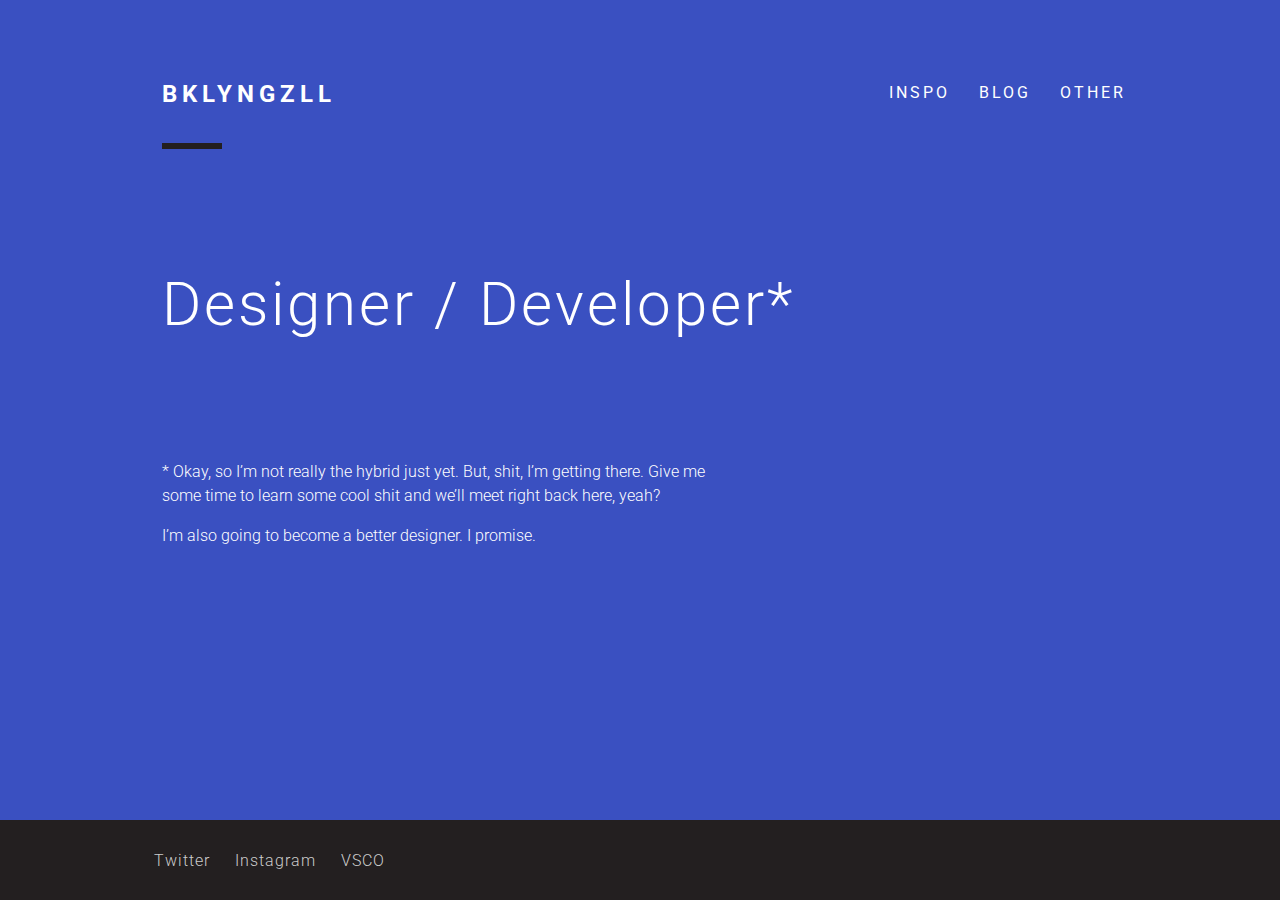
<file: dev/index.html>
<!DOCTYPE html>
<html>
	<head>
		<link rel="Stylesheet" type="text/css" href="css/styles.css">

		<div class="header">
			<h1>BKLYNGZLL</h1>
			<nav>
				<ul class="nav">
					<li>INSPO</li>
					<li>BLOG</li>
					<li>OTHER</li>
				</ul>
			</nav>
		</div>	
		<hr>
 	</head>

	<body>
		<div class="maincontent">
			<h2>Designer / Developer*</h2>

			<div class="description">
				<p>* Okay, so I&rsquo;m not really the hybrid just yet. But, shit, I&rsquo;m getting there. Give me some time to learn some cool shit and we&rsquo;ll meet right back here, yeah?</p>

				<p>I&rsquo;m also going to become a better designer. I promise.</p>
			</div>
		</div>

		<div class="footer">
			<div class="footerlinks">
				<p class="sociallinks">Twitter</p>
				<p class="sociallinks">Instagram</p>
				<p class="sociallinks">VSCO</p>
			</div>
		</div>
	</body>
</html>
</file>
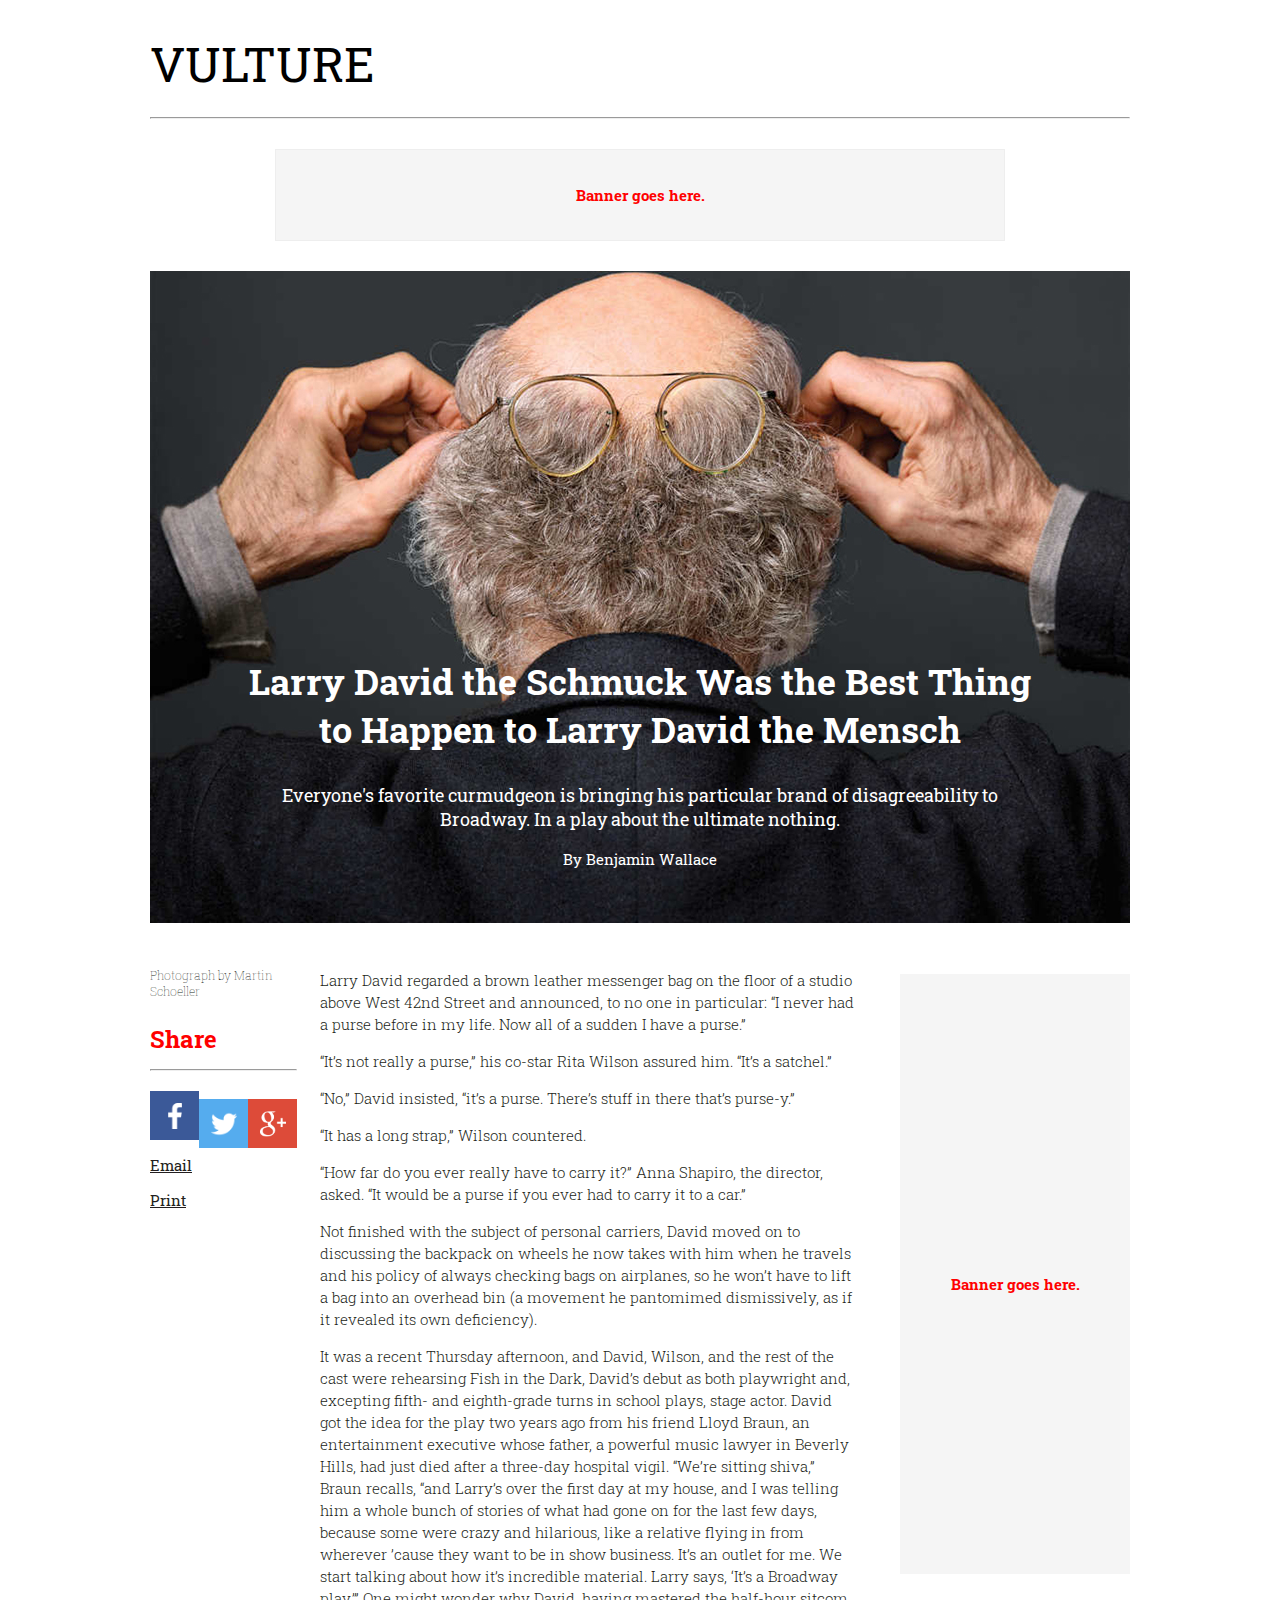
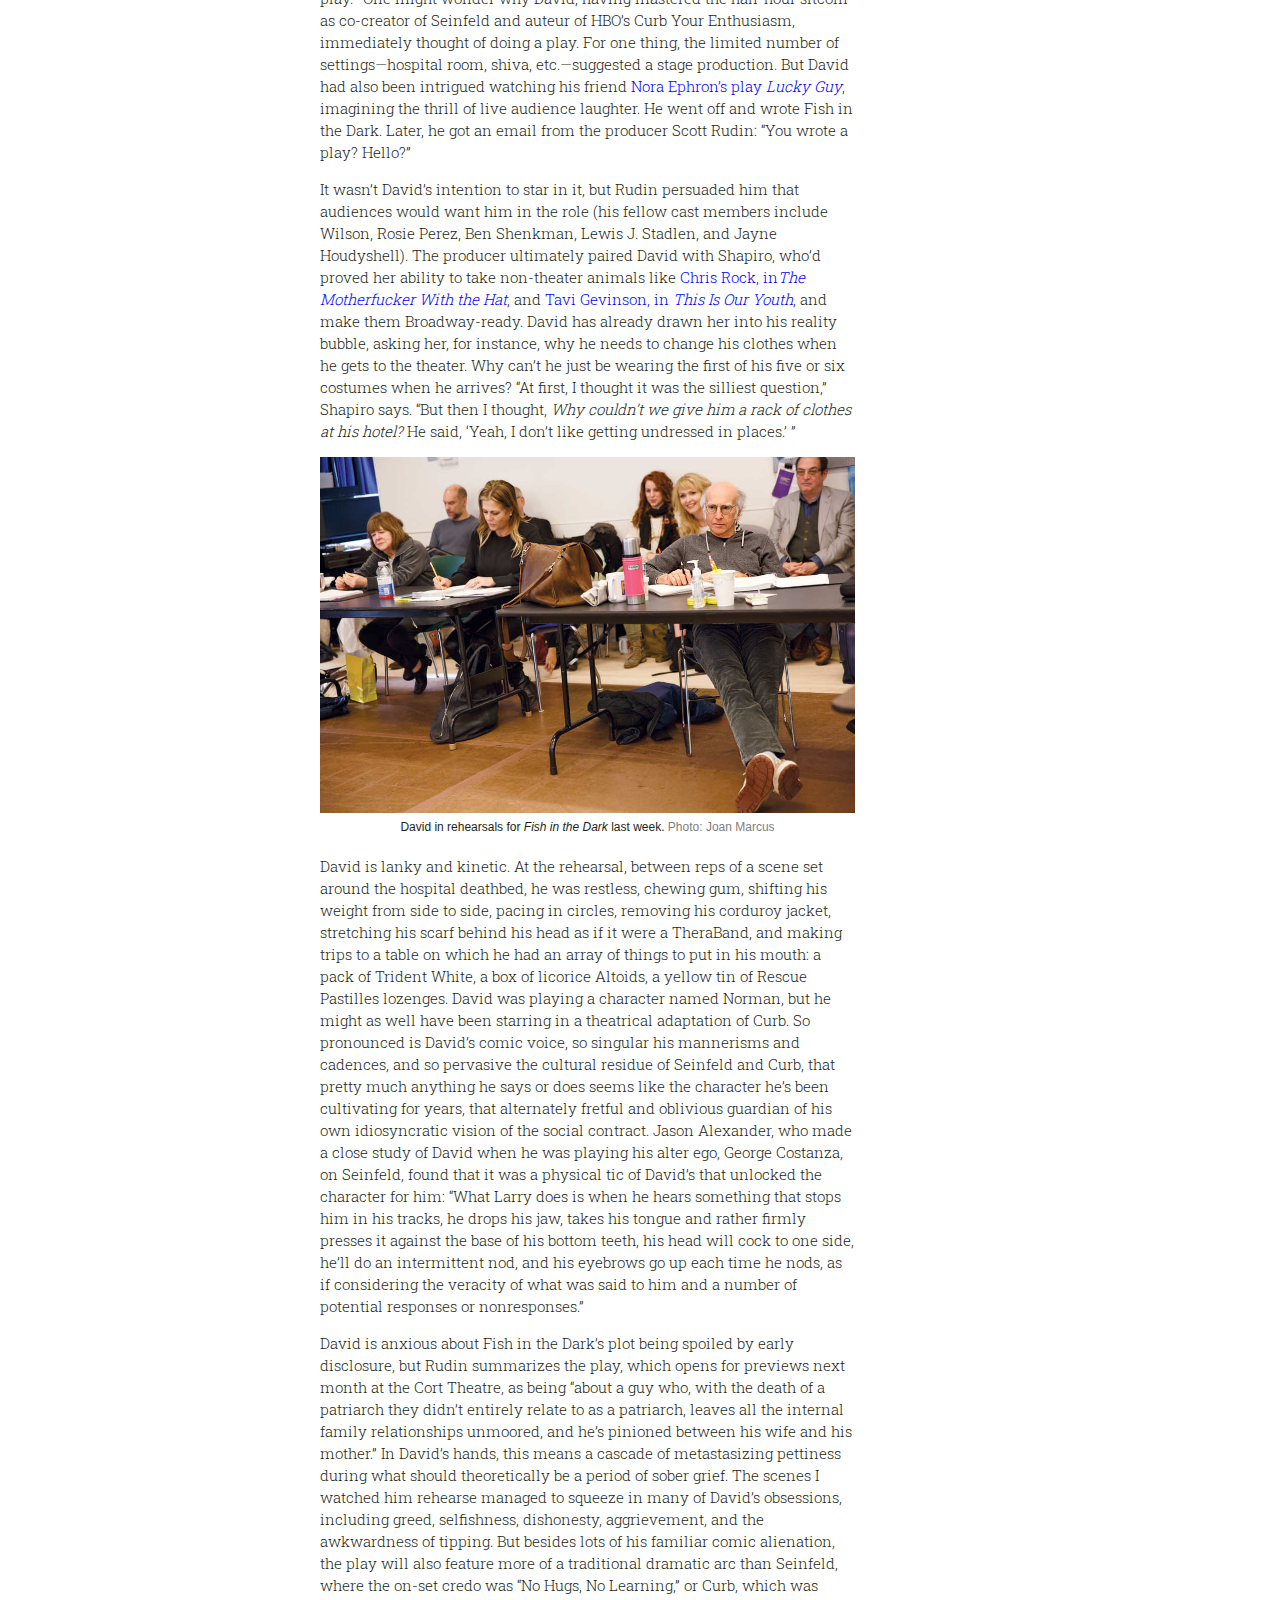
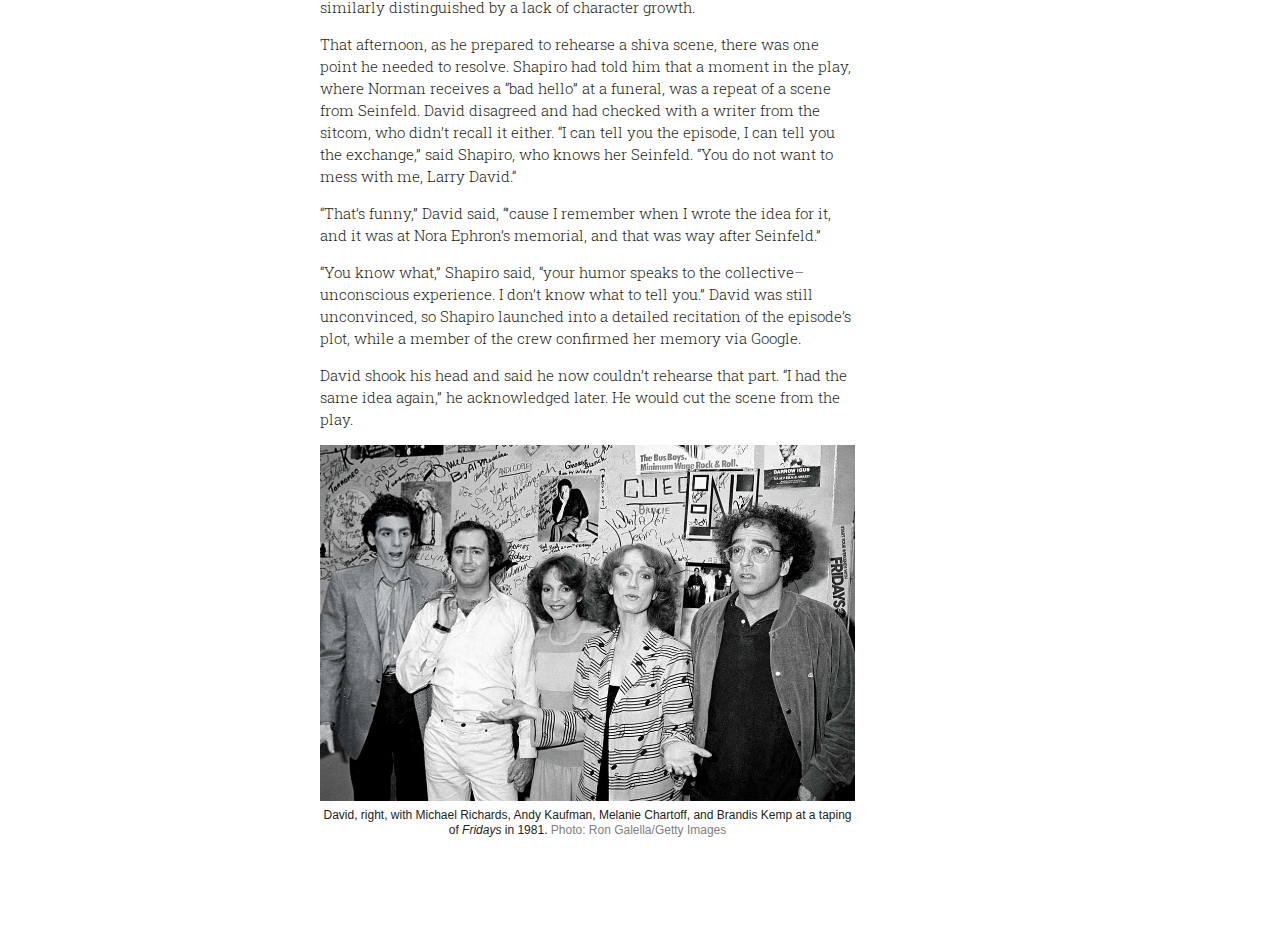
<file: page2/index.html>
<!DOCTYPE html>
<html>
	<head>
		<link rel="Stylesheet" href="css/styles.css">
		<h1>VULTURE</h1>
		<hr>
	</head>

	<body>
		<div id="banner">
			<p id="bannercopy">Banner goes here.</p>
		</div>

		<div>
			<img id="herophoto" src="images/larryDavid.jpg">

			<div id="herocontent">
				<h2>Larry David the Schmuck Was the Best Thing to Happen to Larry David the Mensch</h2>

				<p id="subhead">Everyone's favorite curmudgeon is bringing his particular brand of disagreeability to Broadway. In a play about the ultimate nothing.</p>

				<p id="byline">By Benjamin Wallace</p>
			</div>
		</div>

				<div id="leftrail">
			<p id="photograph">Photograph by Martin Schoeller</p>

			<p>Share</p>

			<hr>
			<a href="https://plus.google.com/"><div id="googleplusblock">
				<img id="googleplusicon" src="images/googlePlus.png" width="26" height="26">
			</div></a>

			<a href="http://www.facebook.com"><div id="twitterblock">
				<img id="twittericon" src="images/twitter.png" width="26" height="26">
			</div></a>

			<a href="http://www.twitter.com"><div id="facebookblock">
				<img id="facebookicon" src="images/facebook.png" width="26" height="26">
			</div></a>


			<div id="otherlinks">
				<p>Email</p>
				<p>Print</p>
			</div>

		</div>


		<div id="rightrail">
			<p id="rightcopy">Banner goes here.</p>
		</div>

		<div id="maincontent">
			<p>Larry David regarded a brown leather messenger bag on the floor of a studio above West 42nd Street and announced, to no one in particular: &ldquo;I never had a purse before in my life. Now all of a sudden I have a purse.&rdquo;</p>

			<p>&ldquo;It&rsquo;s not really a purse,&rdquo; his co-star Rita Wilson assured him. &ldquo;It&rsquo;s a satchel.&rdquo;</p>

			<p>&ldquo;No,&rdquo; David insisted, &ldquo;it&rsquo;s a purse. There&rsquo;s stuff in there that&rsquo;s purse-y.&rdquo;</p>

			<p>&ldquo;It has a long strap,&rdquo; Wilson countered.</p>

			<p>&ldquo;How far do you ever really have to carry it?&rdquo; Anna Shapiro, the director, asked. &ldquo;It would be a purse if you ever had to carry it to a car.&rdquo;</p>

			<p>Not finished with the subject of personal carriers, David moved on to discussing the backpack on wheels he now takes with him when he travels and his policy of always checking bags on airplanes, so he won&rsquo;t have to lift a bag into an overhead bin (a movement he pantomimed dismissively, as if it revealed its own deficiency).</p>

			<p>It was a recent Thursday afternoon, and David, Wilson, and the rest of the cast were rehearsing Fish in the Dark, David&rsquo;s debut as both playwright and, excepting fifth- and eighth-grade turns in school plays, stage actor. David got the idea for the play two years ago from his friend Lloyd Braun, an entertainment executive whose father, a powerful music lawyer in Beverly Hills, had just died after a three-day hospital vigil. &ldquo;We&rsquo;re sitting shiva,&rdquo; Braun recalls, &ldquo;and Larry&rsquo;s over the first day at my house, and I was telling him a whole bunch of stories of what had gone on for the last few days, because some were crazy and hilarious, like a relative flying in from wherever &rsquo;cause they want to be in show business. It&rsquo;s an outlet for me. We start talking about how it&rsquo;s incredible material. Larry says, &lsquo;It&rsquo;s a Broadway play.&rsquo;&rdquo; One might wonder why David, having mastered the half-hour sitcom as co-creator of Seinfeld and auteur of HBO&rsquo;s Curb Your Enthusiasm, immediately thought of doing a play. For one thing, the limited number of settings&mdash;hospital room, shiva, etc.&mdash;suggested a stage production. But David had also been intrigued watching his friend <a href="http://www.vulture.com/2013/04/theater-review-lucky-guys-love-for-newsrooms.html"><span class="name">Nora Ephron&rsquo;s play</span> <span class="title">Lucky Guy</span></a>, imagining the thrill of live audience laughter. He went off and wrote Fish in the Dark. Later, he got an email from the producer Scott Rudin: &ldquo;You wrote a play? Hello?&rdquo;</p>

			<p>It wasn&rsquo;t David&rsquo;s intention to star in it, but Rudin persuaded him that audiences would want him in the role (his fellow cast members include Wilson, Rosie Perez, Ben Shenkman, Lewis J. Stadlen, and Jayne Houdyshell). The producer ultimately paired David with Shapiro, who&rsquo;d proved her ability to take non-theater animals like <a href="http://www.vulture.com/2011/04/theater_review_a_motherfker_th.html"><span class="name">Chris Rock, in</span><span class="title">The Motherfucker With the Hat</span></a>, and <a href="http://www.vulture.com/2014/09/theater-review-this-is-our-youth.html"><span class="name">Tavi Gevinson, in <span class="title">This Is Our Youth</span></a>, and make them Broadway-ready. David has already drawn her into his reality bubble, asking her, for instance, why he needs to change his clothes when he gets to the theater. Why can&rsquo;t he just be wearing the first of his five or six costumes when he arrives? &ldquo;At first, I thought it was the silliest question,&rdquo; Shapiro says. &ldquo;But then I thought, <span style="font-style: italic">Why couldn&rsquo;t we give him a rack of clothes at his hotel?</span> He said, &lsquo;Yeah, I don&rsquo;t like getting undressed in places.&rsquo; &rdquo;</p>

			<img src="images/larryDavidSitting.jpg" width="535" height="356">

			<div class="caption">
				<p>David in rehearsals for <span class="captiontitle">Fish in the Dark</span> last week. <span class="captionphoto">Photo: Joan Marcus</span><p>
			</div>

			<p>David is lanky and kinetic. At the rehearsal, between reps of a scene set around the hospital deathbed, he was restless, chewing gum, shifting his weight from side to side, pacing in circles, removing his corduroy jacket, stretching his scarf behind his head as if it were a TheraBand, and making trips to a table on which he had an array of things to put in his mouth: a pack of Trident White, a box of licorice Altoids, a yellow tin of Rescue Pastilles lozenges. David was playing a character named Norman, but he might as well have been starring in a theatrical adaptation of Curb. So pronounced is David&rsquo;s comic voice, so singular his mannerisms and cadences, and so pervasive the cultural residue of Seinfeld and Curb, that pretty much anything he says or does seems like the character he&rsquo;s been cultivating for years, that alternately fretful and oblivious guardian of his own idiosyncratic vision of the social contract. Jason Alexander, who made a close study of David when he was playing his alter ego, George Costanza, on Seinfeld, found that it was a physical tic of David&rsquo;s that unlocked the character for him: &ldquo;What Larry does is when he hears something that stops him in his tracks, he drops his jaw, takes his tongue and rather firmly presses it against the base of his bottom teeth, his head will cock to one side, he&rsquo;ll do an intermittent nod, and his eyebrows go up each time he nods, as if considering the veracity of what was said to him and a number of potential responses or nonresponses.&rdquo;</p>

			<p>David is anxious about Fish in the Dark&rsquo;s plot being spoiled by early disclosure, but Rudin summarizes the play, which opens for previews next month at the Cort Theatre, as being &ldquo;about a guy who, with the death of a patriarch they didn&rsquo;t entirely relate to as a patriarch, leaves all the internal family relationships unmoored, and he&rsquo;s pinioned between his wife and his mother.&rdquo; In David&rsquo;s hands, this means a cascade of metastasizing pettiness during what should theoretically be a period of sober grief. The scenes I watched him rehearse managed to squeeze in many of David&rsquo;s obsessions, including greed, selfishness, dishonesty, aggrievement, and the awkwardness of tipping. But besides lots of his familiar comic alienation, the play will also feature more of a traditional dramatic arc than Seinfeld, where the on-set credo was &ldquo;No Hugs, No Learning,&rdquo; or Curb, which was similarly distinguished by a lack of character growth.</p>

			<p>That afternoon, as he prepared to rehearse a shiva scene, there was one point he needed to resolve. Shapiro had told him that a moment in the play, where Norman receives a &ldquo;bad hello&rdquo; at a funeral, was a repeat of a scene from Seinfeld. David disagreed and had checked with a writer from the sitcom, who didn&rsquo;t recall it either. &ldquo;I can tell you the episode, I can tell you the exchange,&rdquo; said Shapiro, who knows her Seinfeld. &ldquo;You do not want to mess with me, Larry David.&ldquo;</p>

			<p>&ldquo;That&rsquo;s funny,&rdquo; David said, &ldquo;&rsquo;cause I remember when I wrote the idea for it, and it was at Nora Ephron&rsquo;s memorial, and that was way after Seinfeld.&rdquo;</p>

			<p>&ldquo;You know what,&rdquo; Shapiro said, &ldquo;your humor speaks to the collective&ndash;unconscious experience. I don&rsquo;t know what to tell you.&rdquo; David was still unconvinced, so Shapiro launched into a detailed recitation of the episode&rsquo;s plot, while a member of the crew confirmed her memory via Google.</p>

			<p>David shook his head and said he now couldn&rsquo;t rehearse that part. &ldquo;I had the same idea again,&rdquo; he acknowledged later. He would cut the scene from the play.</p>

			<img src="images/larryDavidOld.jpg" width="535" height="356">

			<div class="caption">
				<p>David, right, with Michael Richards, Andy Kaufman, Melanie Chartoff, and Brandis Kemp at a taping of <span class="captiontitle">Fridays</span> in 1981. <span class="captionphoto">Photo: Ron Galella/Getty Images</span><p>
			</div>

		</div>

		</div>
	</body>
</html>
</file>
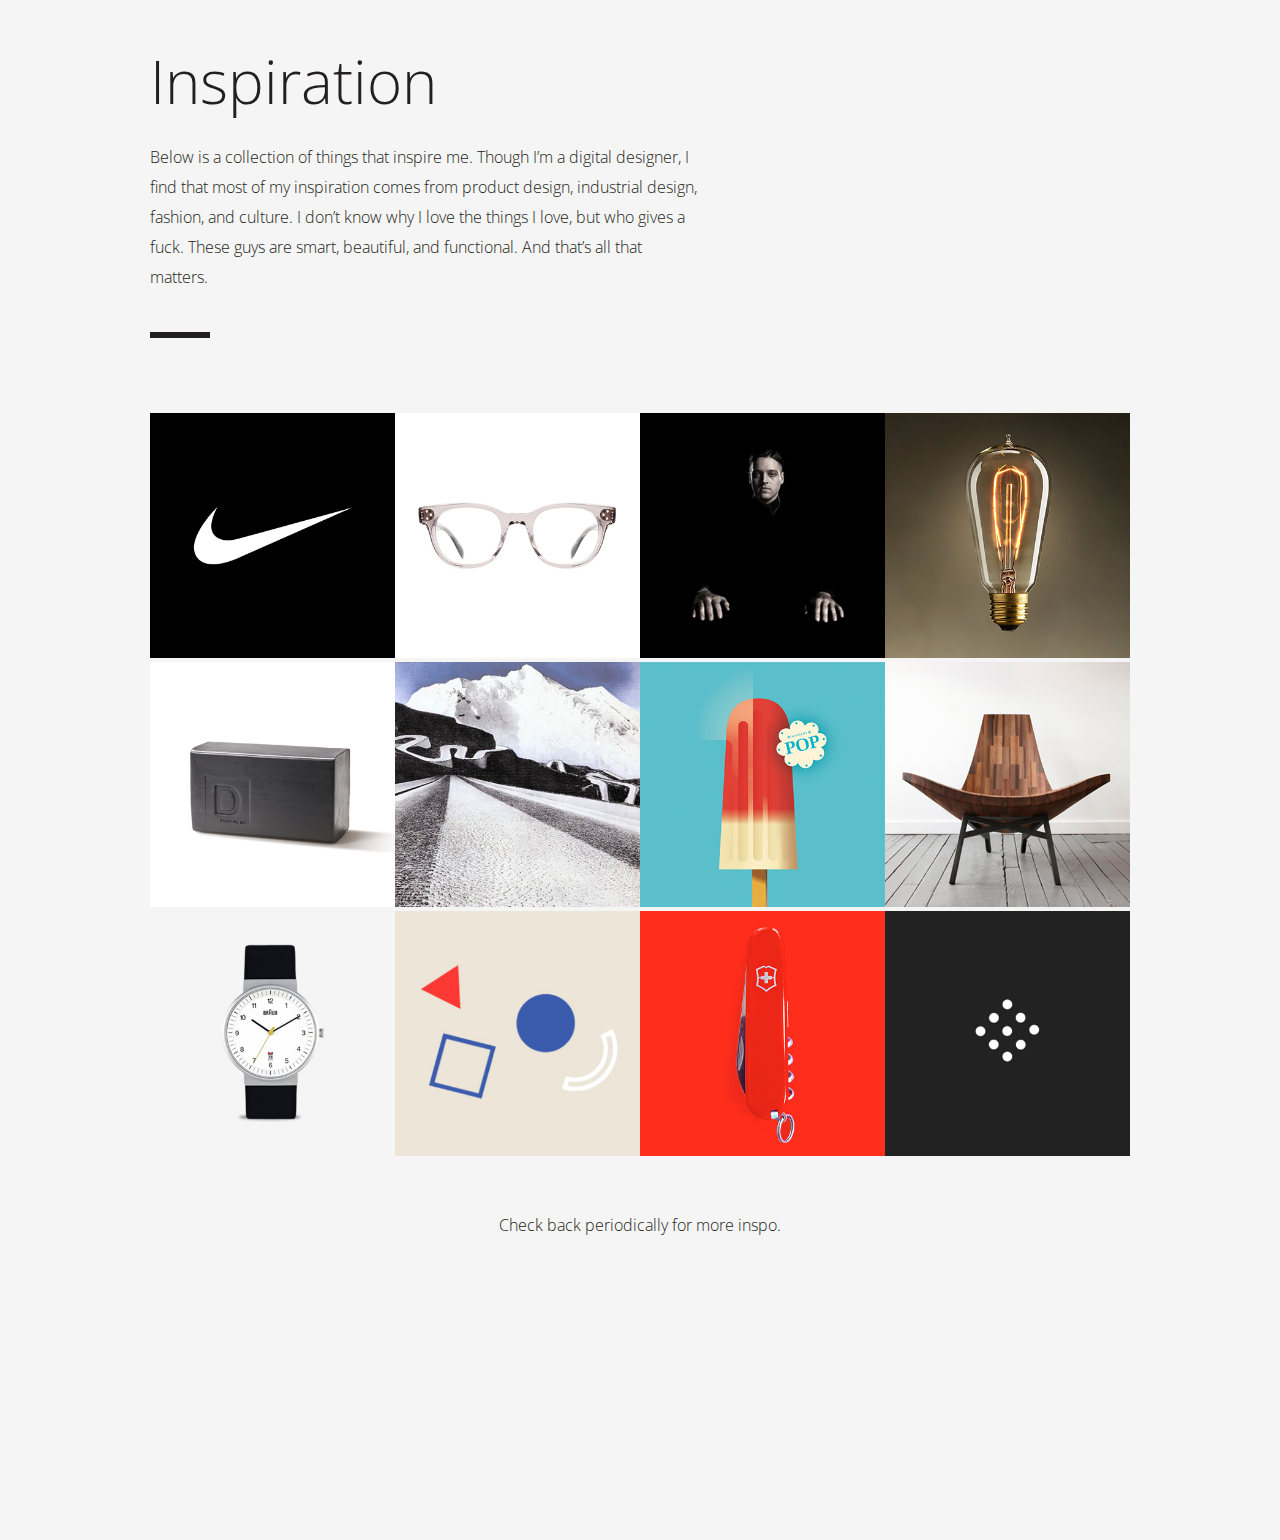
<file: page3/index.html>
<!DOCTYPE HTML>
<html>
	<head>
		<link rel="Stylesheet" href="css/styles.css">
		<h1>Inspiration</h1>
	</head>

	<body>
		<p>Below is a collection of things that inspire me. Though I&rsquo;m a digital designer, I find that most of my inspiration comes from product design, industrial design, fashion, and culture. I don&rsquo;t know why I love the things I love, but who gives a fuck. These guys are smart, beautiful, and functional. And that&rsquo;s all that matters.
		</p>

		<hr>	
		<div id="imageGallery">
			<div>
				<div id="image04">
					<a href="http://www.restorationhardware.com/catalog/product/product.jsp?productId=prod640019&categoryId=cat550006" target="_blank"><img src="images/inspo04.jpg" width="245" height="245"></a>
				</div>
				<div id="image03">
					<a href="http://arcadefire.com/site/" target="_blank"><img src="images/inspo03.jpg" width="245" height="245"></a>
				</div>
				<div id="image02">
					<a href="http://www.oliverpeoples.com/" target="_blank"><img src="images/inspo02.jpg" width="245" height="245"></a>
				</div>
				<div>
					<a href="http://www.nike.com/us/en_us/c/women" target="_blank"><img src="images/inspo01.jpg" width="245" height="245"></a>
				</div>
			</div>
			<div id="row2">
				<div id="image08">
					<a href="http://bellboynewyork.com/" target="_blank"><img src="images/inspo08.jpg" width="245" height="245"></a>
				</div>
				<div id="image07">
					<a href="http://tiphaine-illustration.com/fr/artistes/mads-berg" target="_blank"><img src="images/inspo07.jpg" width="245" height="245"></a>
				</div>
				<div id="image06">
					<a href="http://herbertmatter.org/welcome/posters" target="_blank"><img src="images/inspo06.jpg" width="245" height="245"></a>
				</div>
				<div>
					<a href="https://dukecannon.com/" target="_blank"><img src="images/inspo05.jpg" width="245" height="245"></a>
				</div>
			</div>
			<div id="row3">
				<div id="image12">
					<a href="http://vsco.co/" target="_blank"><img src="images/inspo12.jpg" width="245" height="245"></a>
				</div>
				<a href="http://www.allcaps.cc/#page-0" target="_blank"><div id="image11">
					<img src="images/inspo11.jpg" width="245" height="245"></a>
				</div>
				<a href="http://makeshiftsociety.com/" target="_blank"><div id="image10">
					<img src="images/inspo10.jpg" width="245" height="245"></a>
				</div>
				<div>
					<a href="http://www.braun-clocks.com/watch/BN0032" target="_blank"><img src="images/inspo09.jpg" width="245" height="245"></a>
				</div>
			</div>
		</div>
		<p style="text-align:center; margin: 0 auto;">Check back periodically for more inspo.</p>
	</body>
</html>
</file>
<file: dev/css/styles.css>
@import url(http://fonts.googleapis.com/css?family=Roboto:500,400italic,700italic,300,700,500italic,300italic,400);

html{
	min-width: 980px;
	background-color: #3a50c1;
	margin-left: 12%;
	margin-top: 75px;
	margin-right: 12%;
	color: #fff;
	font-family: "Roboto";
}
.header{
	height: 1.9em;
}
h1{
	font-weight: 700;
	font-size: 1.5em;
	letter-spacing: 5px;
	color: #fff;
	float: left;
	margin-top: -3px;
}
ul.nav{
	float: right;
	list-style: none;
	margin-top: 0;
	padding: 0px;
}
ul.nav li{
	display: inline;
	padding-left: 25px;
	font-weight: 400;
	font-size: 1em;
	letter-spacing: 3px;
}
hr{
	width: 60px;
	height: 6px;
	background-color: #231f20;
	border-style: none;
	margin-left: 0;
	margin-top: 30px;
}
.maincontent{
	clear: both;
	margin-top: 120px;
}
h2{
	font-weight: 300;
	font-size: 3.75em;
	letter-spacing: 3px;
}
.description{
	width: 575px;
	font-size: 1em;
	font-weight: 300;
	margin-top: 120px;
	line-height: 24px;
}
.footer{
	width: 100%;
	height: 80px;
	position: absolute;
	bottom: 0;
	left: 0;
	background-color: #231f20;
}
.footerlinks{
	min-width: 980px;
	margin-left: 12%;
	list-style: none;
	padding: 0;
	margin-top: 15px;
}
.sociallinks{
	font-weight: 300;
	font-size: 1em;
	letter-spacing: 1px;
	color: #cccccc;
	float: left;
	padding-right: 25px;
}
</file>
<file: page2/css/styles.css>
@import url(http://fonts.googleapis.com/css?family=Roboto+Slab:400,300,100,700);

body{
	width: 980px;
	margin: 0 auto;
	height: 4100px;
}
a:link{
	text-decoration: none;
}
h1{
	font-family: "Roboto Slab";
	font-size: 48px;
	font-weight: 400;
}
hr{
	margin-top: -10px;
}
#banner{
	width: 728px;
	height: 90px;
	border: solid 1px #eee;
	background-color: #f5f5f5;
	margin: 30px auto;
	z-index: 1;
}
#bannercopy{
	margin: 35px auto;
	z-index: 2;
	text-align: center;
	font-family: "Roboto Slab";
	font-size: 15px;
	font-weight: 700;
	color: red;
}
#herophoto{
	z-index: -1;
	position: relative;
}
#herocontent{
	margin: -300px auto;
	width: 800px;
	text-align: center;
	color: #fff;
	font-family: "Roboto Slab";
}
h2{
	font-size: 36px;
	font-weight: 700;
}
#subhead{
	font-size: 18px;
	font-weight: 400;
}
#byline{
	font-size: 15px;
	font-weight: 300px;
}
#maincontent{
	width: 535px;
	color: #231f20;
	/* Not sure why I had to set the margin-top as 400. Without it, this copy just floats on top of the hero. It's as if this copy here is inheriting properties from #herocontent. */
	margin-top: 400px;
	font-family: "Roboto Slab";
	font-size: 15px;
	font-weight: 300;
	margin-left: 170px;
	line-height: 22px;
}
#leftrail{
	float: left;
	width: 147px;
	/* Not sure why I had to set the margin-top as 375. The number is completely random and I'm not sure what it's reference element is. */
	margin-top: 371px;
	font-family: "Roboto Slab";
	font-size: 24px;
	font-weight: 700;
	color: red;
}
#photograph{
	font-family: "Roboto Slab";
	font-size: 12px;
	font-weight: 100;
	color: #231f20;
}
#facebookblock{
	background-color: #3B5998;
	width: 49px;
	height: 49px;
	margin-top: 20px;
}
#facebookicon{
	margin-top: 12px;
 	margin-left: 12px;
}
#twitterblock{
	float: right;
	background-color: #55acee;
	width: 49px;
	height: 49px;
	/*I thought margin-top should be consistent with the value of #facebookblock. It didn't line up so I messed around with numbers until they lined up :(*/
	margin-top: 8px;
}
#twittericon{
	margin-top: 12px;
 	margin-left: 12px;
}
#googleplusblock{
	float: right;
	background-color: #dd4b39;
	width: 49px;
	height: 49px;
	margin-top: 8px;
}
#googleplusicon{
	margin-top: 12px;
 	margin-left: 12px;
}
#otherlinks{
	clear: both;
	font-family: "Roboto Slab";
	font-size: 15px;
	font-weight: 400;
	text-decoration: underline;
	color: #231f20;
}
#rightrail{
	float: right;
	width: 230px;
	height: 600px;
	background-color: #f5f5f5;
	/* Again, not sure why I'm having to set arbitrary figures for margin-top here. */
	margin-top: 390px;
}
#rightcopy{
	margin: 300px auto;
	z-index: 2;
	text-align: center;
	font-family: "Roboto Slab";
	font-size: 15px;
	font-weight: 700;
	color: red;
}
.name{
	color: blue;
}
.title{
	color: blue;
	font-style: italic;
}
.caption{
	font-family: helvetica;
	font-size: 12px;
	margin-top: -10px;
	margin-bottom: 20px;
	text-align: center;
	line-height: 15px;
}
.captiontitle{
	font-style: italic;
}
.captionphoto{
	color: gray;
}
</file>
<file: page3/css/styles.css>
@import url(http://fonts.googleapis.com/css?family=Open+Sans:300italic,400,300);

body{
	width: 980px;
	margin: 0 auto;
	background-color: #f5f5f5;
	height: 1500px;
}
h1{
	font-family: "Open Sans";
	font-weight: 300;
	font-size: 60px;
	margin-bottom: 20px;
	color: #231f20;
}
p{
	width: 550px;
	font-family: "Open Sans";
	font-weight: 300;
	font-size: 16px;
	line-height: 30px;
	color: #231f20;
}
hr{
	width: 60px;
	height: 6px;
	background-color: #231f20;
	border-style: none;
	margin-left: 0;
	margin-top: 40px;
}
#imageGallery{
	margin-top: 75px;
}
#image02{
	float: right;
}
#image03{
	float: right;
}
#image04{
	float: right;
}
#row2{
	margin-top: 0;
}
#image06{
	float: right;
}
#image07{
	float: right;
}
#image08{
	float: right;
}
#row3{
	margin-top: 0;
	margin-bottom: 50px;
}
#image10{
	float: right;
}
#image11{
	float: right;
}
#image12{
	float: right;
}
</file>
